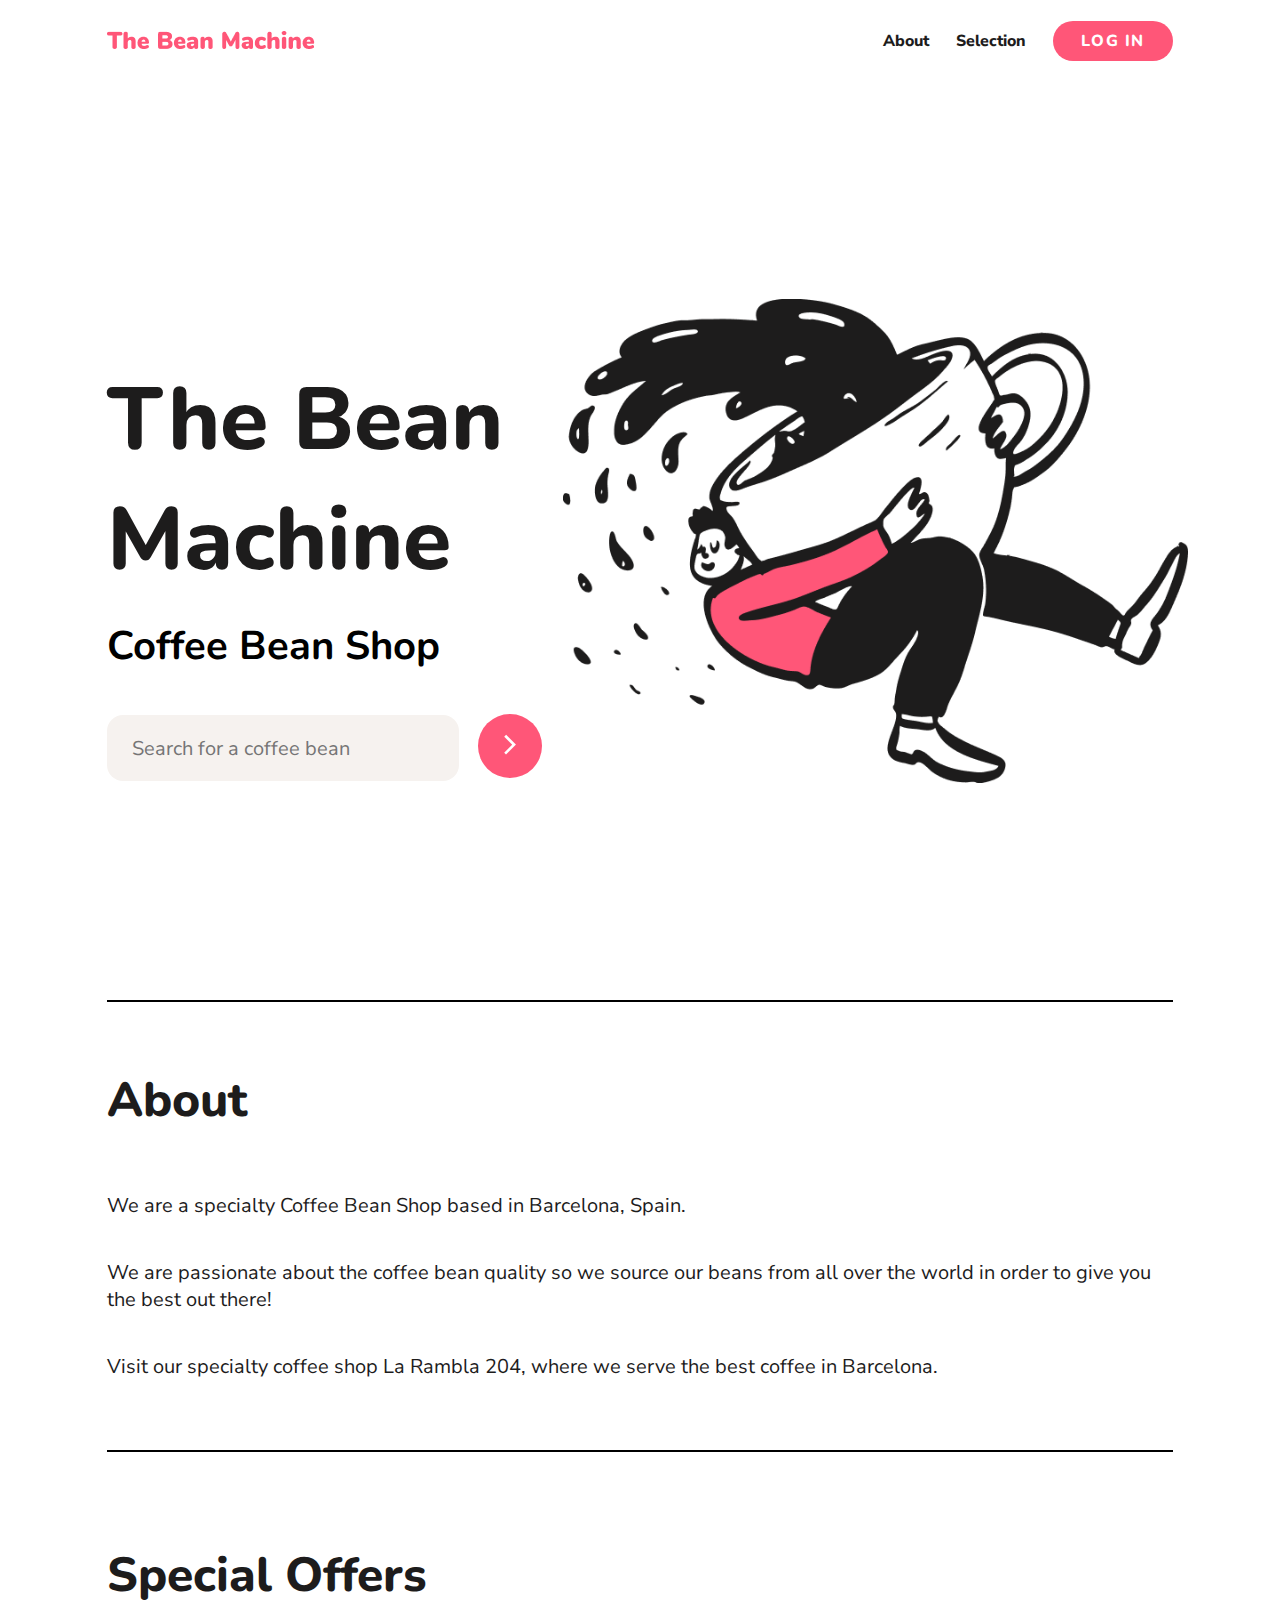
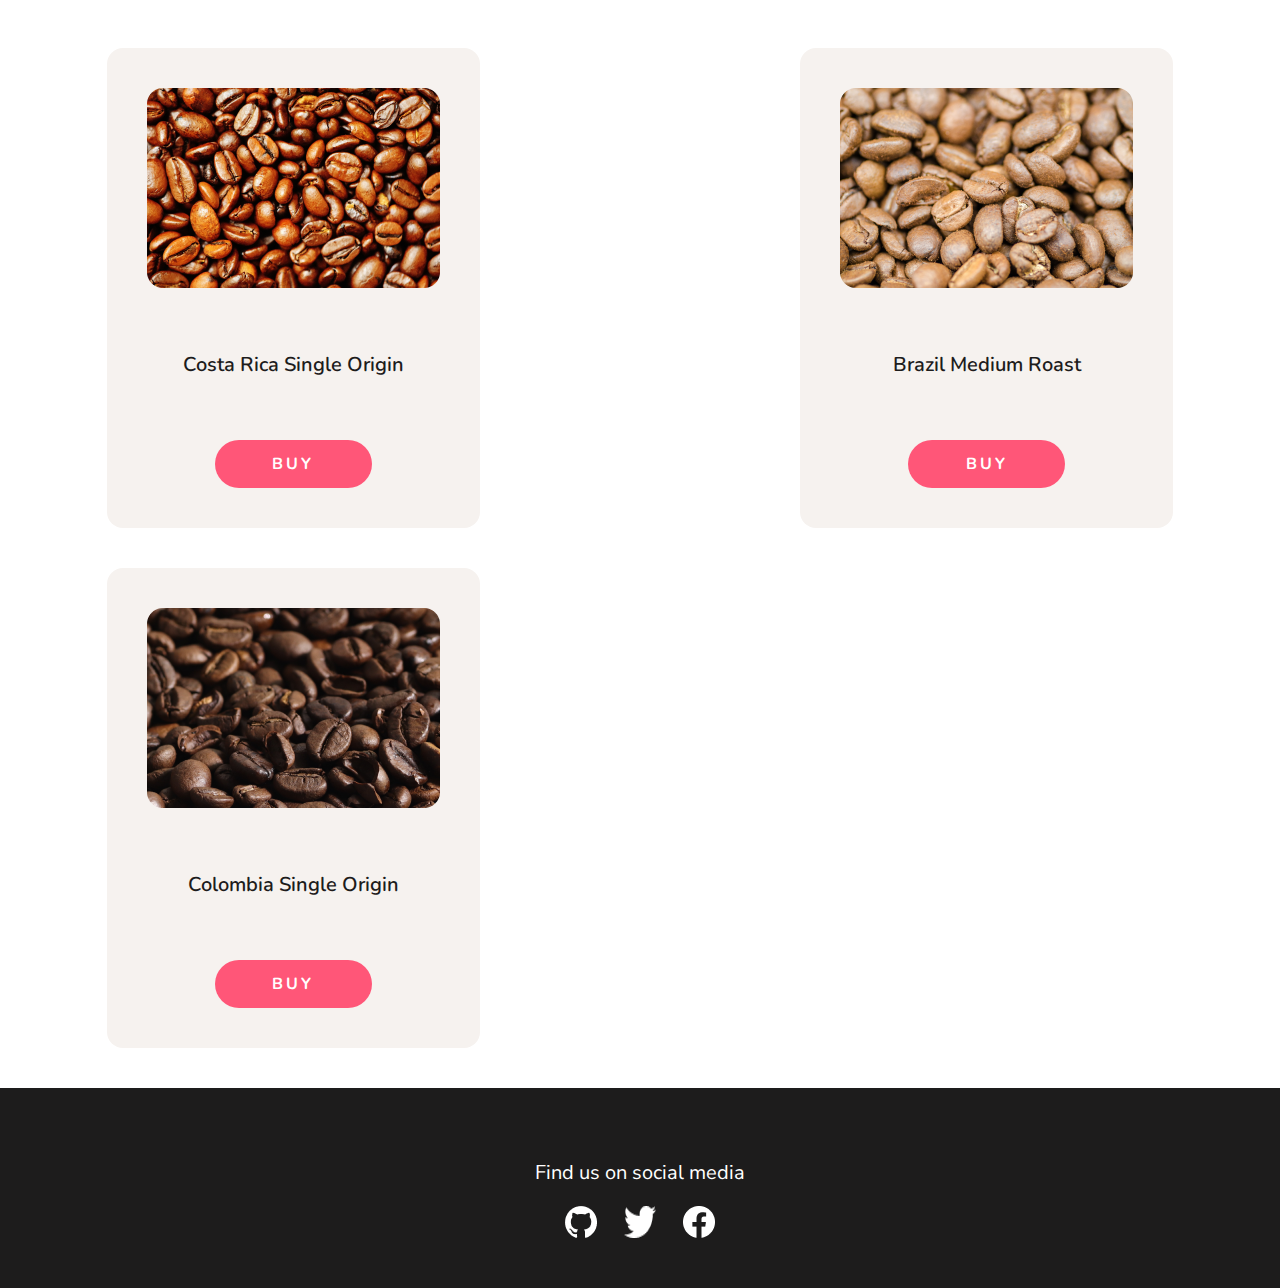
<file: index.html>
<!DOCTYPE html>
<html lang="en">
<head>
    <meta charset="UTF-8">
    <meta http-equiv="X-UA-Compatible" content="IE=edge">
    <meta name="viewport" content="width=device-width, initial-scale=1.0">
    <link rel="preconnect" href="https://fonts.googleapis.com">
    <link rel="preconnect" href="https://fonts.gstatic.com" crossorigin>
    <link href="https://fonts.googleapis.com/css2?family=Nunito+Sans:wght@400;700&family=Nunito:wght@600;700;800&display=swap" rel="stylesheet">
    <link rel="stylesheet" href="index.css">
    <script src="search.js"></script>
    <title>The Bean Machine</title>
</head>
<body>
    <header>
        <img src="assets/logo.png">
        <nav>
            <a href="index.html">About</a>
            <a href="selection.html">Selection</a>
            <button>LOG IN</button>
        </nav>
    </header>
    <main>
        <div class="title">
            <div>
                <h1>The Bean Machine</h1>
                <h3>Coffee Bean Shop</h3>
                <input type="text" placeholder="Search for a coffee bean">
                <button><img src="assets/vector.png"></button>
            </div>
            <img src="assets/bean-man.png" class="logo">
        </div>
        <div class="about">
            <h2>About</h2>
            <p>We are a specialty Coffee Bean Shop based in Barcelona, Spain.</p>
            <p>We are passionate about the coffee bean quality so we source our beans from all over the world in order to give you the best out there!</p>
            <p>Visit our specialty coffee shop La Rambla 204, where we serve the best coffee in Barcelona.</p>
        </div>
        <div class="offers">
            <h2>Special Offers</h2>
            <div class="card-container">
                <div class="card">
                    <img src="assets/beans-1.png">
                    <h4>Costa Rica Single Origin</h4>
                    <button>BUY</button>
                </div>
                <div class="card">
                    <img src="assets/beans-1-2.png">
                    <h4>Brazil Medium Roast</h4>
                    <button>BUY</button>
                </div>
                <div class="card">
                    <img src="assets/beans-1-3.png">
                    <h4>Colombia Single Origin</h4>
                    <button>BUY</button>
            </div>
        </div>
    </main>
    <footer>
        <p>Find us on social media</p>
        <div class="icons">
            <img src="assets/github.png">
            <img src="assets/twitter.png">
            <img src="assets/facebook.png">
        </div>
    </footer>
</body>
</html>
</file>
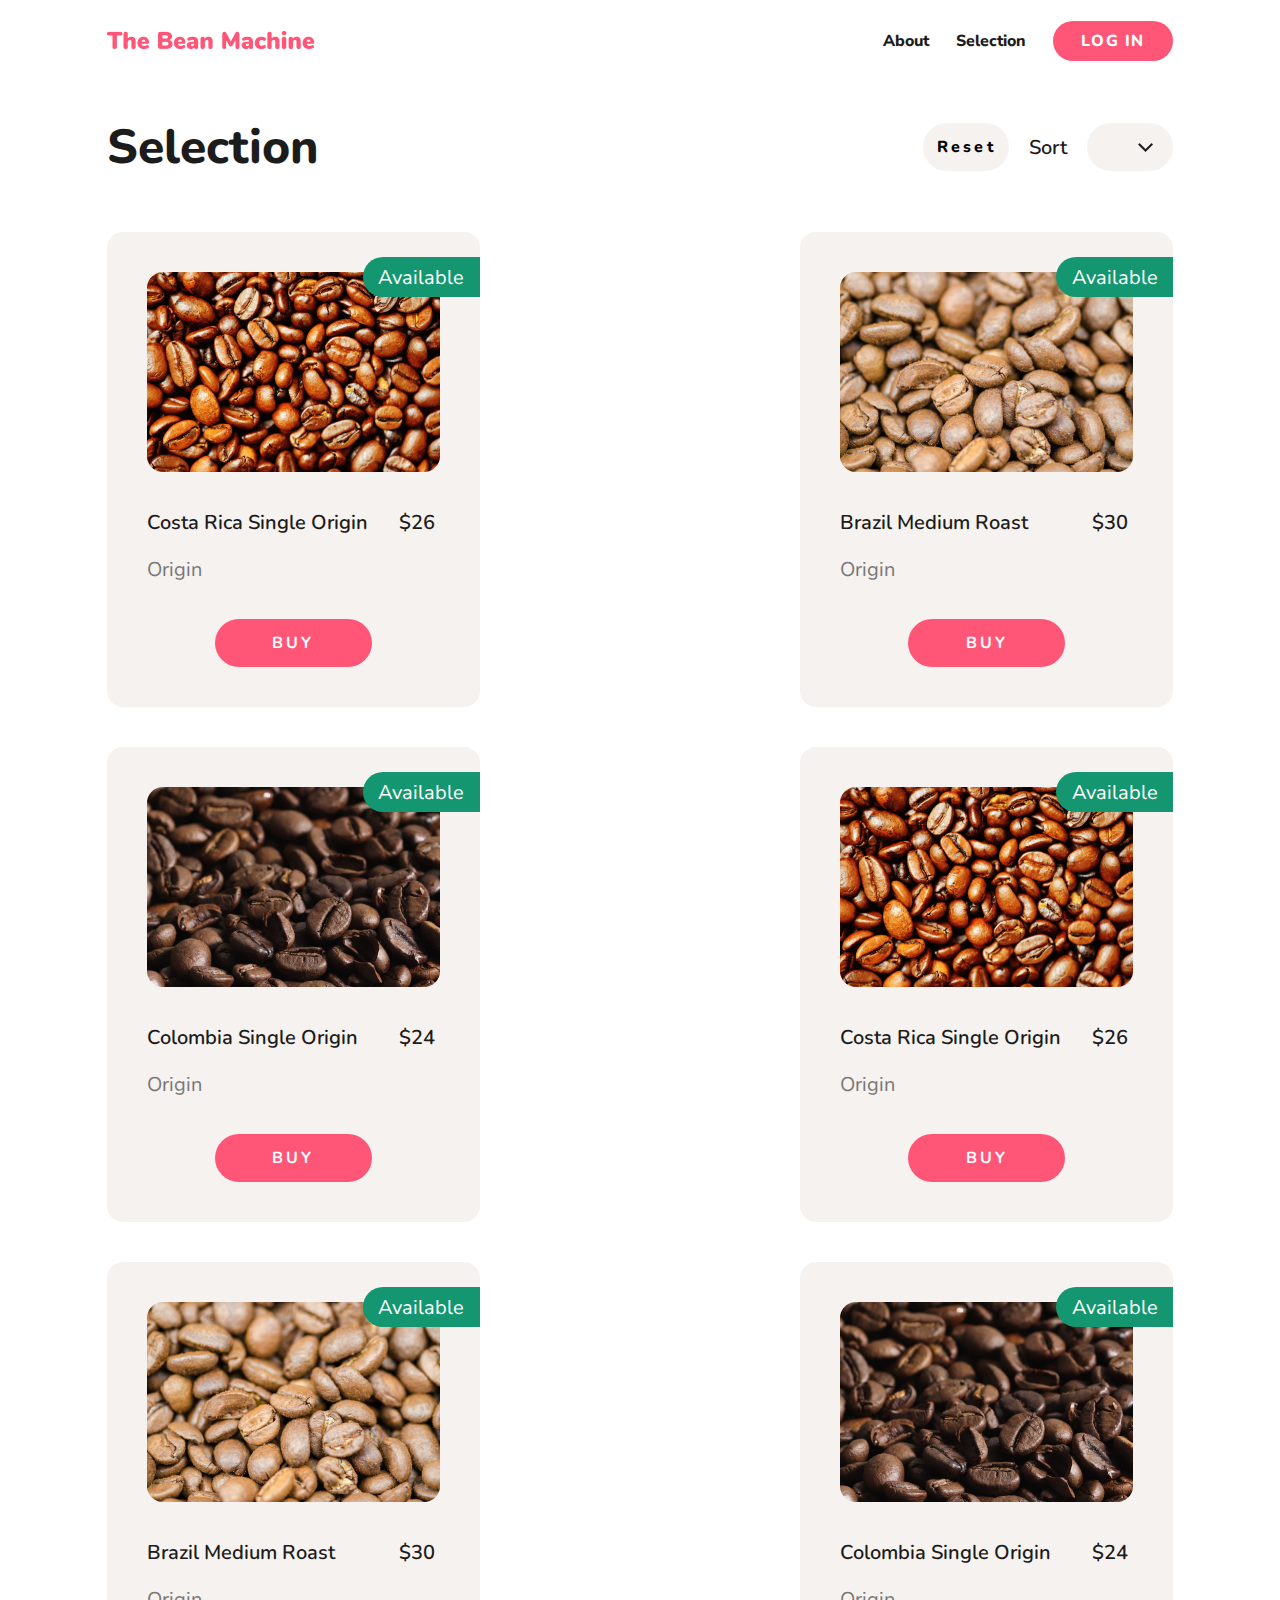
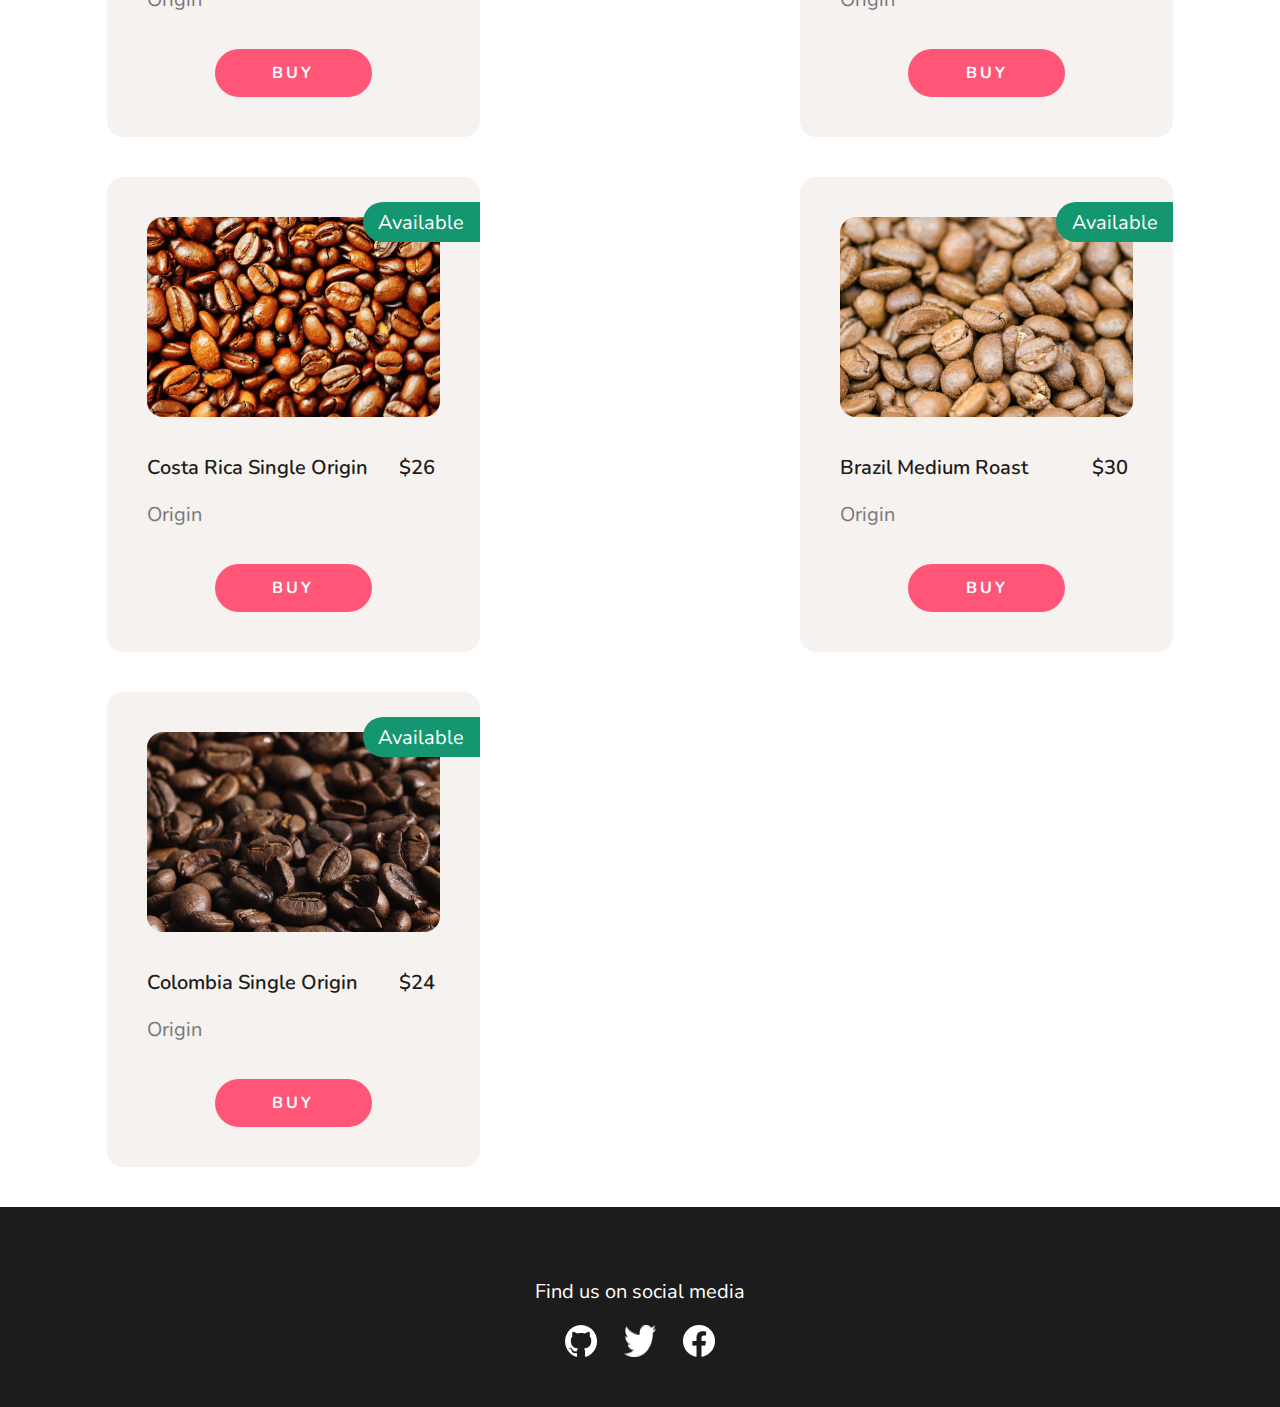
<file: selection.html>
<!DOCTYPE html>
<html lang="en">
<head>
    <meta charset="UTF-8">
    <meta http-equiv="X-UA-Compatible" content="IE=edge">
    <meta name="viewport" content="width=device-width, initial-scale=1.0">
    <link rel="preconnect" href="https://fonts.googleapis.com">
    <link rel="preconnect" href="https://fonts.gstatic.com" crossorigin>
    <link href="https://fonts.googleapis.com/css2?family=Nunito+Sans:wght@400;700&family=Nunito:wght@600;700;800&display=swap" rel="stylesheet">
    <link rel="stylesheet" href="selection.css">
    <script src="dropdown.js"></script>
    <script src="search.js"></script>

    <title>The Bean Machine</title>
</head>
<body>
    <header>
        <img src="assets/logo.png">
        <nav>
            <a href="index.html">About</a>
            <a href="selection.html">Selection</a>
            <button>LOG IN</button>
        </nav>
    </header>
    <main>
        <div class="heading">
            <h1>Selection</h1>
            <div id="sortContainer" class="sort">
                <button id="reset-button">Reset</button>
                <p class="sort-text">Sort</p>
                <button id="sortButton" onclick="toggleDropdown()">
                        <span onclick="event.stopPropagation(); toggleDropdown()" id="buttonText"></span>
                        <img onclick="event.stopPropagation(); toggleDropdown()" src="assets/down.png">
                </button>
                <div id="myDropdown" class="dropdown-content">
                    <a href="#" onclick="selectOption('Price')">Price</a>
                    <a href="#" onclick="selectOption('Name')">Name</a>
                    <a href="#" onclick="selectOption('Availability')">Availability</a>
                </div>
            </div>
        </div>
        <div class="no-results" id="no-results"></div>
        <div class="card-container">
            <div class="card">
                <p class="card-banner">Available</p>
                <img src="assets/beans-1.png">
                <h4 class="card-title">Costa Rica Single Origin</h4>
                <h4 class="card-price">$26</h4>
                <p class="card-subtitle">Origin</p>
                <button>BUY</button>
            </div>
            <div class="card">
                <p class="card-banner">Available</p>
                <img src="assets/beans-1-2.png">
                <h4 class="card-title">Brazil Medium Roast</h4>
                <h4 class="card-price">$30</h4>
                <p class="card-subtitle">Origin</p>
                <button>BUY</button>
            </div>
            <div class="card">
                <p class="card-banner">Available</p>
                <img src="assets/beans-1-3.png">
                <h4 class="card-title">Colombia Single Origin</h4>
                <h4 class="card-price">$24</h4>
                <p class="card-subtitle">Origin</p>
                <button>BUY</button>
            </div>
            <div class="card">
                <p class="card-banner">Available</p>
                <img src="assets/beans-1.png">
                <h4 class="card-title">Costa Rica Single Origin</h4>
                <h4 class="card-price">$26</h4>
                <p class="card-subtitle">Origin</p>
                <button>BUY</button>
            </div>
            <div class="card">
                <p class="card-banner">Available</p>
                <img src="assets/beans-1-2.png">
                <h4 class="card-title">Brazil Medium Roast</h4>
                <h4 class="card-price">$30</h4>
                <p class="card-subtitle">Origin</p>
                <button>BUY</button>
            </div>
            <div class="card">
                <p class="card-banner">Available</p>
                <img src="assets/beans-1-3.png">
                <h4 class="card-title">Colombia Single Origin</h4>
                <h4 class="card-price">$24</h4>
                <p class="card-subtitle">Origin</p>
                <button>BUY</button>
            </div>
            <div class="card">
                <p class="card-banner">Available</p>
                <img src="assets/beans-1.png">
                <h4 class="card-title">Costa Rica Single Origin</h4>
                <h4 class="card-price">$26</h4>
                <p class="card-subtitle">Origin</p>
                <button>BUY</button>
            </div>
            <div class="card">
                <p class="card-banner">Available</p>
                <img src="assets/beans-1-2.png">
                <h4 class="card-title">Brazil Medium Roast</h4>
                <h4 class="card-price">$30</h4>
                <p class="card-subtitle">Origin</p>
                <button>BUY</button>
            </div>
            <div class="card">
                <p class="card-banner">Available</p>
                <img src="assets/beans-1-3.png">
                <h4 class="card-title">Colombia Single Origin</h4>
                <h4 class="card-price">$24</h4>
                <p class="card-subtitle">Origin</p>
                <button>BUY</button>
            </div>
        </div>
    </main>
    <footer>
        <p>Find us on social media</p>
        <div class="icons">
            <img src="assets/github.png">
            <img src="assets/twitter.png">
            <img src="assets/facebook.png">
        </div>
    </footer>
</body>
</html>
</file>
<file: index.css>
/*-----Variables-----*/
:root {
    --background: #FFFFFF;
    --background-dark: #1D1C1C;
    --card: #F6F2EF;
    --accent-magenta: #FF5678;
    --accent-green: #149770;
    --text-primary: #1D1C1C;
    --text-secondary: #787878;
    --primary-font: Nunito;
    --secondary-font: Nunito Sans;
    --h1-size: 88px;
    --h1-weight: 800;
    --h2-size: 48px;
    --h2-weight: 800;
    --h3-size: 40px;
    --h3-weight: 700;
    --h4-size: 20px;
    --h4-weight: 600;
    --nav-button-size: 16px;
    --nav-button-weight: 800;
    --p1-size: 20px;
    --p1-weight: 400;
    --card-button-size: 16px;
    --card-button-weight: 700;
}

/*-----Body-----*/
html, body {
    width: 100%;
    height: 100%;
    background: var(--background);
    padding: 0px;
    margin: 0px;
}

/*-----Header-----*/
header {
    display: flex;
    justify-content: space-between;
    align-items: center;
    margin: 0 8.33%;
    padding: 20px 0;
    height: 4.65%;
    width: 83.33%
}

/*-----Nav-----*/
nav {
    display: flex;
    justify-content: space-between;
    align-items: center;
    width: 300px;
}

/*-----Links-----*/
a {
    text-decoration: none;
    font-family: var(--secondary-font);
    font-size: var(--nav-button-size);
    font-weight: var(--nav-button-weight);
    color: var(--text-primary);
    padding-left: 10px;
    box-sizing: border-box;
}

/*-----Log In Button-----*/
nav button {
    background: var(--accent-magenta);
    border-radius: 24px;
    border: none;
    font-family: var(--primary-font);
    font-size: var(--nav-button-size);
    font-weight: var(--nav-button-weight);
    color: var(--background);
    width: 40%;
    height: 40px;
    letter-spacing: 0.1em;
    margin-left: 10px;
    box-sizing: border-box;
}

/*-----Main Content-----*/
main {
    margin: 0 8.33%;
    box-sizing: border-box;
    display: flex;
    flex-direction: column;
    justify-content: space-between;
    box-sizing: border-box;
}

/*-----Full Title Container-----*/
.title {
    margin: 20.36% 0;
    display: flex;
    justify-content: space-between;
    align-items: center;
    height: 26.02%;
}

/*----Title Logo----*/
.logo {
    width: 58.66%;
    height: 100%;

}

/*-----Main Title-----*/
h1 {
    font-family: var(--primary-font);
    font-size: var(--h1-size);
    font-weight: var(--h1-weight);
    color: var(--text-primary);
    width: 456px;
    height: 200px;
}

/*-----Subtitle-----*/
h3 {
    font-family: var(--primary-font);
    font-size: var(--h3-size);
    font-weight: var(--h3-weight);
    width: 456px;
    height: 55px;
}

/*-----Search Bar-----*/
input {
    width: 325px;
    height: 64px;
    background-color: var(--card);
    border-radius: 16px;
    border: none;
    font-family: var(--secondary-font);
    font-size: var(--p1-size);
    font-weight: var(--p1-weight);
    color: var(--text-secondary);
    padding-left: 25px;
}

/*-----Arrow Button-----*/
.title button {
    background: var(--accent-magenta);
    border-radius: 40px;
    border: none;
    margin-left: 15px;
    width: 64px;
    height: 64px;
    color: var(--background);
}

/*-----About Section-----*/
.about {
    display: flex;
    flex-direction: column;
    justify-content: center;
    border-top: solid 2px;
    padding-top: 25px;
}

/*-----About Title-----*/
h2 {
    font-family: var(--primary-font);
    font-size: var(--h2-size);
    font-weight: var(--h2-weight);
    color: var(--text-primary);
}

/*-----About Paragraphs-----*/
.about p {
    font-family: var(--secondary-font);
    font-size: var(--p1-size);
    font-weight: var(--p1-weight);
    color: var(--text-primary);
}

/*-----Special Offers-----*/
.offers {
    border-top: solid 2px;
    margin-top: 50px;
    padding-top: 50px;
    height: 32.91%;
}

/*-----Special Offer Card Container-----*/
.card-container {
    display: flex;
    flex-direction: row;
    justify-content: space-between;
    flex-wrap: wrap;
}

/*-----Cards-----*/
.card {
    border-radius: 16px;
    background-color: var(--card);
    height: 400px;
    width: 373px;
    display: flex;
    flex-direction: column;
    justify-content: space-between;
    align-items: center;
    padding: 40px 0;
    margin-bottom: 40px;
}

/*-----Card Title-----*/
h4 {
    font-family: var(--primary-font);
    font-size: var(--h4-size);
    font-weight: var(--h4-weight);
    color: var(--text-primary);
}

/*-----Card Button-----*/
.card button {
    height: 48px;
    width: 157px;
    font-family: var(--primary-font);
    font-size: var(--card-button-size);
    font-weight: var(--card-button-weight);
    color: var(--background);
    background-color: var(--accent-magenta);
    border: none;
    border-radius: 24px;
    letter-spacing: 0.2em;
}

/*-----Footer Container-----*/
footer {
    height: 200px;
    background-color: var(--background-dark);
    display: flex;
    flex-direction: column;
    justify-content: center;
    align-items: center;
    color: var(--background);
    font-family: var(--secondary-font);
    font-size: var(--p1-size);
    font-weight: var(--p1-weight);
}

/*-----Footer Icons-----*/
.icons {
    width: 150px;
    display: flex;
    justify-content: space-between;
}



@media (max-width: 944px) {
    .logo {
        display: none;
    }
}
</file>
<file: selection.css>
/*-----Variables-----*/
:root {
    --background: #FFFFFF;
    --background-dark: #1D1C1C;
    --card: #F6F2EF;
    --accent-magenta: #FF5678;
    --accent-green: #149770;
    --text-primary: #1D1C1C;
    --text-secondary: #787878;
    --primary-font: Nunito;
    --secondary-font: Nunito Sans;
    --h1-size: 88px;
    --h1-weight: 800;
    --h2-size: 48px;
    --h2-weight: 800;
    --h3-size: 40px;
    --h3-weight: 700;
    --h4-size: 20px;
    --h4-weight: 600;
    --nav-button-size: 16px;
    --nav-button-weight: 800;
    --p1-size: 20px;
    --p1-weight: 400;
    --card-button-size: 16px;
    --card-button-weight: 700;
}

/*-----Body-----*/
html, body {
    width: 100%;
    height: 100%;
    background: var(--background);
    padding: 0px;
    margin: 0px;
}

/*-----Header-----*/
header {
    display: flex;
    justify-content: space-between;
    align-items: center;
    margin: 0 8.33%;
    padding: 20px 0;
    height: 4.65%;
    width: 83.33%
}

/*-----Nav-----*/
nav {
    display: flex;
    justify-content: space-between;
    align-items: center;
    width: 300px;
}

/*-----Links-----*/
a {
    text-decoration: none;
    font-family: var(--secondary-font);
    font-size: var(--nav-button-size);
    font-weight: var(--nav-button-weight);
    color: var(--text-primary);
    padding-left: 10px;
    box-sizing: border-box;
}

/*-----Log In Button-----*/
nav button {
    background: var(--accent-magenta);
    border-radius: 24px;
    border: none;
    font-family: var(--primary-font);
    font-size: var(--nav-button-size);
    font-weight: var(--nav-button-weight);
    color: var(--background);
    width: 40%;
    height: 40px;
    letter-spacing: 0.1em;
    margin-left: 10px;
    box-sizing: border-box;
}

/*-----Main Content-----*/
main {
    margin: 0 8.33%;
}

/*-----Heading Container-----*/
.heading {
    display: flex;
    justify-content: space-between;
    align-items: center;
    margin-bottom: 20px;
}

/*-----Sort Text-----*/
.sort-text {
    margin: 0 20px;
}

/*-----Heading-----*/
h1 {
    font-family: var(--primary-font);
    font-size: var(--h2-size);
    font-weight: var(--h2-weight);
    color: var(--text-primary);
}

/*-----Sort Container-----*/
.sort {
    display: flex;
    justify-content: space-between;
    align-items: center;
    width: 250px;
}

/*-----Sort Label-----*/
.sort p {
    font-family: var(--primary-font);
    font-size: var(--h4-size);
    font-weight: var(--h4-weight);
    color: var(--text-primary);
}

/*-----Sort Button-----*/
.sort button{
    background: var(--card);
    border-radius: 24px; 
    font-family: var(--primary-font);   
    font-size: var(--nav-button-size);
    font-weight: var(--nav-button-weight);
    border: none;
    width: 160px;
    height: 48px;
    letter-spacing: 0.2em;
    display: flex;
    justify-content: space-around;
    align-items: center;
}

/*-----Card Container-----*/
.card-container {
    display: flex;
    flex-direction: row;
    justify-content: space-between;
    flex-wrap: wrap;
}

/*-----Cards-----*/
.card {
    border-radius: 16px;
    background-color: var(--card);
    height: 475px;
    width: 373px;
    display: flex;
    flex-direction: column;
    justify-content: space-between;
    align-items: center;
    padding: 40px 0;
    position: relative;
    box-sizing: border-box;
    margin-bottom: 40px;
}


/*-----Card Title-----*/
.card-title {
    font-family: var(--primary-font);
    font-size: var(--h4-size);
    font-weight: var(--h4-weight);
    color: var(--text-primary);
    left: 40px;
    top: 250px;
    position: absolute;
}

/*-----Card Price-----*/
.card-price{
    font-family: var(--primary-font);
    font-size: var(--h4-size);
    font-weight: var(--h4-weight);
    color: var(--text-primary);
    left: 292px;
    top: 250px;
    position: absolute;
}

/*-----Card Subtitle-----*/
.card-subtitle {
    font-family: var(--secondary-font);
    font-size: var(--p1-size);
    font-weight: var(--p1-weight);
    color: var(--text-secondary);
    left: 40px;
    top: 304px;
    position: absolute;
}

/*-----Card Button-----*/
.card button {
    height: 48px;
    width: 157px;
    font-family: var(--primary-font);
    font-size: var(--card-button-size);
    font-weight: var(--card-button-weight);
    color: var(--background);
    background-color: var(--accent-magenta);
    border: none;
    border-radius: 24px;
    letter-spacing: 0.2em;
}

/*-----Card Banner-----*/
.card-banner {
    position: absolute;
    font-family: var(--secondary-font);
    font-size: var(--p1-size);
    font-weight: var(--p1-weight);
    color: var(--background);
    background-color: var(--accent-green);
    width: 117px;
    height: 40px;
    left: 256px;
    top: 5px;
    display: flex;
    justify-content: center;
    align-items: center;
    border-radius: 24px 0 0 24px;
}

/*-----Footer Container-----*/
footer {
    height: 200px;
    background-color: var(--background-dark);
    display: flex;
    flex-direction: column;
    justify-content: center;
    align-items: center;
    color: var(--background);
    font-family: var(--secondary-font);
    font-size: var(--p1-size);
    font-weight: var(--p1-weight);
}

/*-----Footer Icons-----*/
.icons {
    width: 150px;
    display: flex;
    justify-content: space-between;
}

/*-----Dropdown Box-----*/
.dropdown-content {
    display: none;
    position: absolute;
    background-color: var(--card);
    min-width: 160px;
    box-shadow: 0px 8px 16px 0px rgba(0, 0, 0, 0.2);
    padding: 12px 16px;
    z-index: 1;
}

/*-----Dropdown Items-----*/
.dropdown-content a {
    display: block;
    padding: 8px 0;
    color: var(--background-dark);
    text-decoration: none;
}

/*-----Dropdoen Items Hover-----*/
.dropdown-content a:hover {
    background-color: var(--text-secondary);
}

/*-----No Results Found Message-----*/
.no-results {
    font-family: var(--primary-font);
    font-size: var(--h4-size);
    font-weight: var(--h4-weight);
    color: var(--text-primary);
    display: flex;
    justify-content: center;
    align-items: center;
}
</file>
